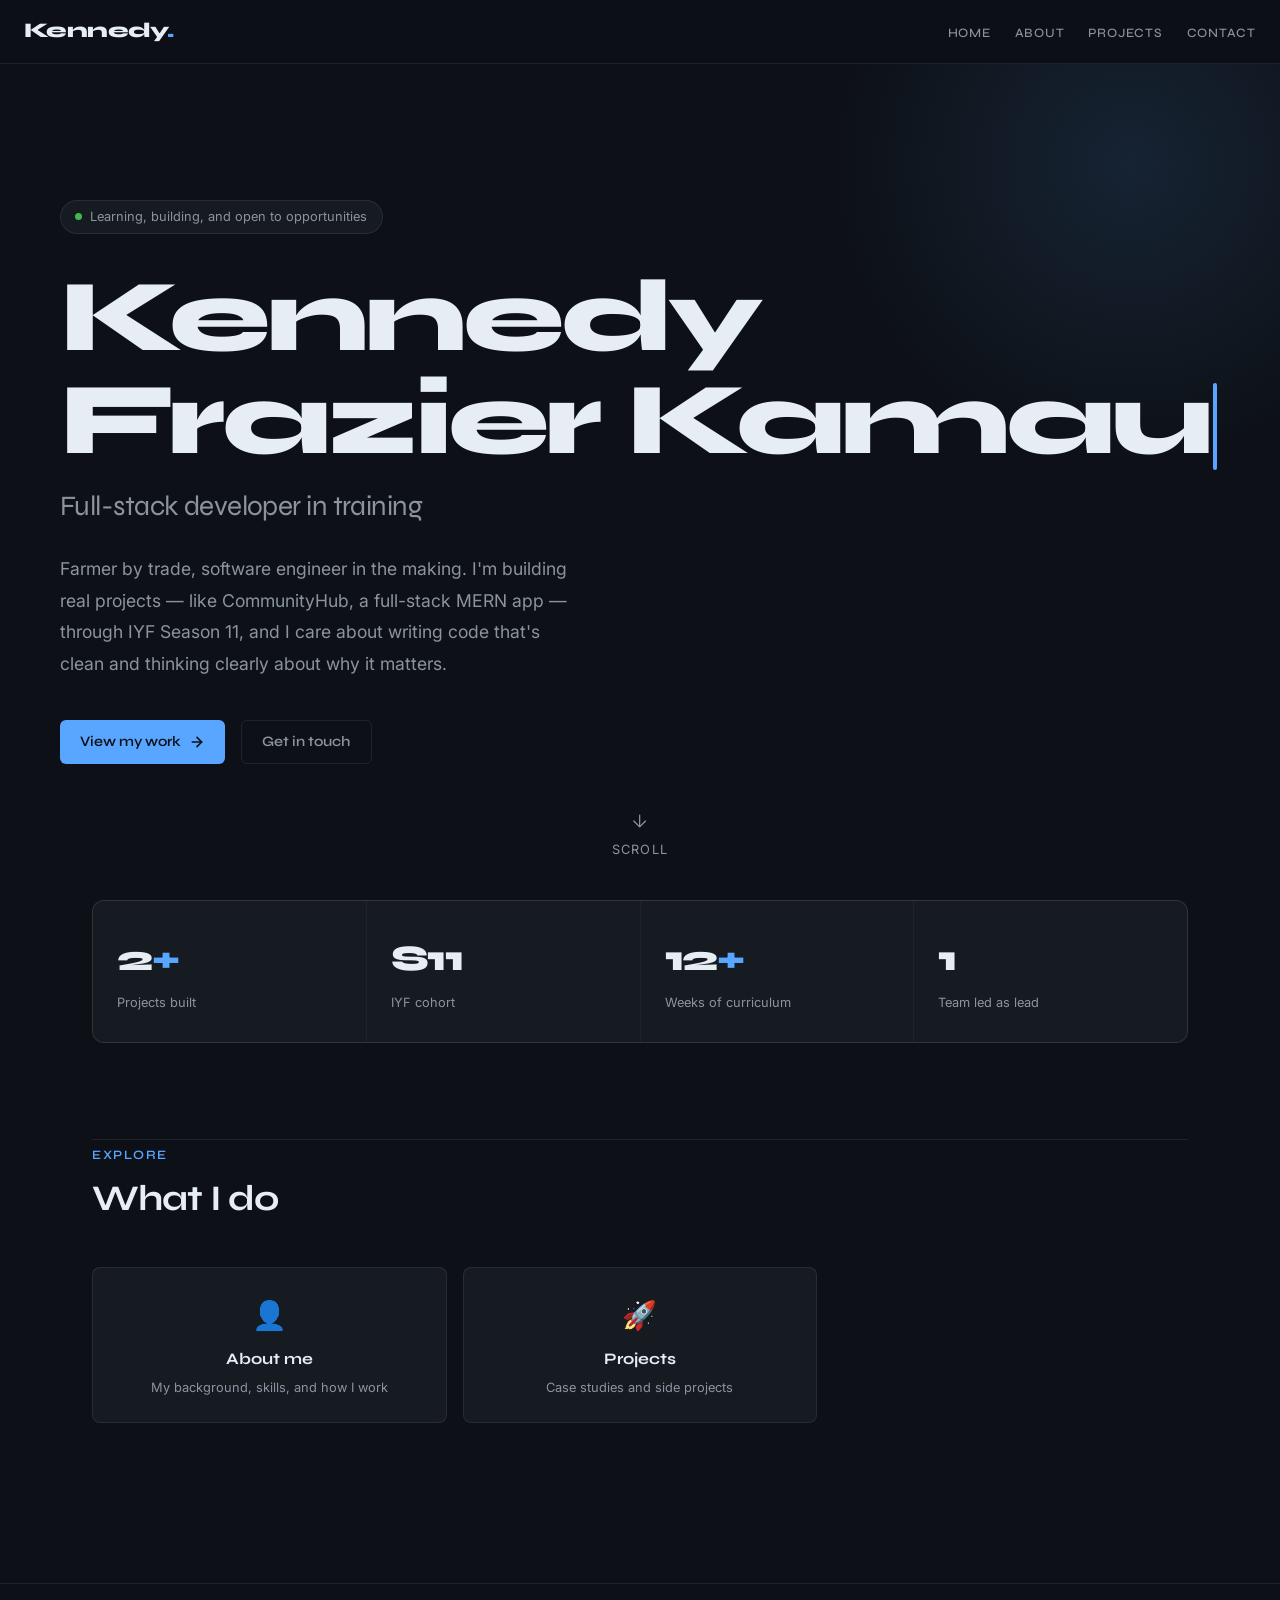
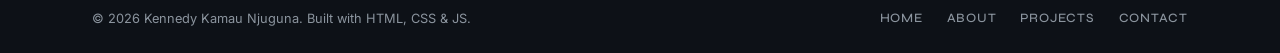
<file: index.html>
<!DOCTYPE html>
<html lang="en">
<head>
  <meta charset="UTF-8" />
  <meta name="viewport" content="width=device-width, initial-scale=1.0" />
  <title>Kennedy Frazier Kamau — Full-stack Developer in Training</title>
  <link rel="stylesheet" href="styles.css" />
</head>
<body>

  <!-- Navigation -->
  <nav class="nav" aria-label="Main navigation">
    <a href="index.html" class="nav-logo">Kennedy<span>.</span></a>
    <ul class="nav-links" id="nav-links" role="list">
      <li><a href="index.html">Home</a></li>
      <li><a href="index_about.html">About</a></li>
      <li><a href="index_projects.html">Projects</a></li>
      <li><a href="index_contact.html">Contact</a></li>
    </ul>
    <button class="nav-burger" aria-label="Toggle menu" aria-expanded="false" aria-controls="nav-links">
      <span></span><span></span><span></span>
    </button>
  </nav>

  <div class="page">

    <!-- Hero -->
    <section class="hero">
      <div class="container hero-inner">
        <div class="hero-status">
          <span class="dot"></span>
          Learning, building, and open to opportunities
        </div>
        <h1 class="hero-name">Kennedy Frazier Kamau<span class="cursor"></span></h1>
        <p class="hero-tagline">Full-stack developer in training</p>
        <p class="hero-intro">
          Farmer by trade, software engineer in the making. I'm building
          real projects — like CommunityHub, a full-stack MERN app — through
          IYF Season 11, and I care about writing code that's clean and
          thinking clearly about why it matters.
        </p>
        <div class="hero-cta">
          <a href="index_projects.html" class="btn btn-primary">
            View my work
            <svg width="16" height="16" viewBox="0 0 24 24" fill="none" stroke="currentColor" stroke-width="2.5" stroke-linecap="round" stroke-linejoin="round" aria-hidden="true"><path d="M5 12h14"/><path d="m12 5 7 7-7 7"/></svg>
          </a>
          <a href="index_contact.html" class="btn btn-outline">Get in touch</a>
        </div>
      </div>
      <div class="hero-scroll" aria-hidden="true">
        <svg viewBox="0 0 24 24" fill="none" stroke-width="1.5" stroke-linecap="round" stroke-linejoin="round">
          <path d="M12 5v14M5 12l7 7 7-7"/>
        </svg>
        Scroll
      </div>
    </section>

    <div class="container">

      <!-- Stats -->
      <div class="stats" role="list">
        <div class="stat reveal" role="listitem">
          <div class="stat-num">2<span>+</span></div>
          <div class="stat-label">Projects built</div>
        </div>
        <div class="stat reveal" role="listitem">
          <div class="stat-num">S11</div>
          <div class="stat-label">IYF cohort</div>
        </div>
        <div class="stat reveal" role="listitem">
          <div class="stat-num">12<span>+</span></div>
          <div class="stat-label">Weeks of curriculum</div>
        </div>
        <div class="stat reveal" role="listitem">
          <div class="stat-num">1</div>
          <div class="stat-label">Team led as lead</div>
        </div>
      </div>

      <hr class="divider" />

      <!-- Quick Links -->
      <section class="section" style="padding-top:0; padding-bottom:6rem" aria-labelledby="explore-heading">
        <p class="eyebrow">Explore</p>
        <h2 class="section-title" id="explore-heading">What I do</h2>
        <div class="quick-links">
          <a href="index_about.html" class="ql-card reveal">
            <div class="ql-icon" aria-hidden="true">👤</div>
            <div class="ql-title">About me</div>
            <div class="ql-desc">My background, skills, and how I work</div>
          </a>
          <a href="index_projects.html" class="ql-card reveal">
            <div class="ql-icon" aria-hidden="true">🚀</div>
            <div class="ql-title">Projects</div>
            <div class="ql-desc">Case studies and side projects</div>
          </a>
          <a href="index_contact.html" class="ql-card reveal">
            <div class="ql-icon" aria-hidden="true">✉️</div>
            <div class="ql-title">Contact</div>
            <div class="ql-desc">Let's work together</div>
          </a>
        </div>
      </section>
    </div>

    <footer>
      <div class="container">
        <div class="footer">
          <p class="footer-copy">© 2026 Kennedy Kamau Njuguna. Built with HTML, CSS &amp; JS.</p>
          <nav class="footer-links" aria-label="Footer navigation">
            <a href="index.html">Home</a>
            <a href="index_about.html">About</a>
            <a href="index_projects.html">Projects</a>
            <a href="index_contact.html">Contact</a>
          </nav>
        </div>
      </div>
    </footer>
  </div>

  <script src="nav.js"></script>
</body>
</html>
</file>
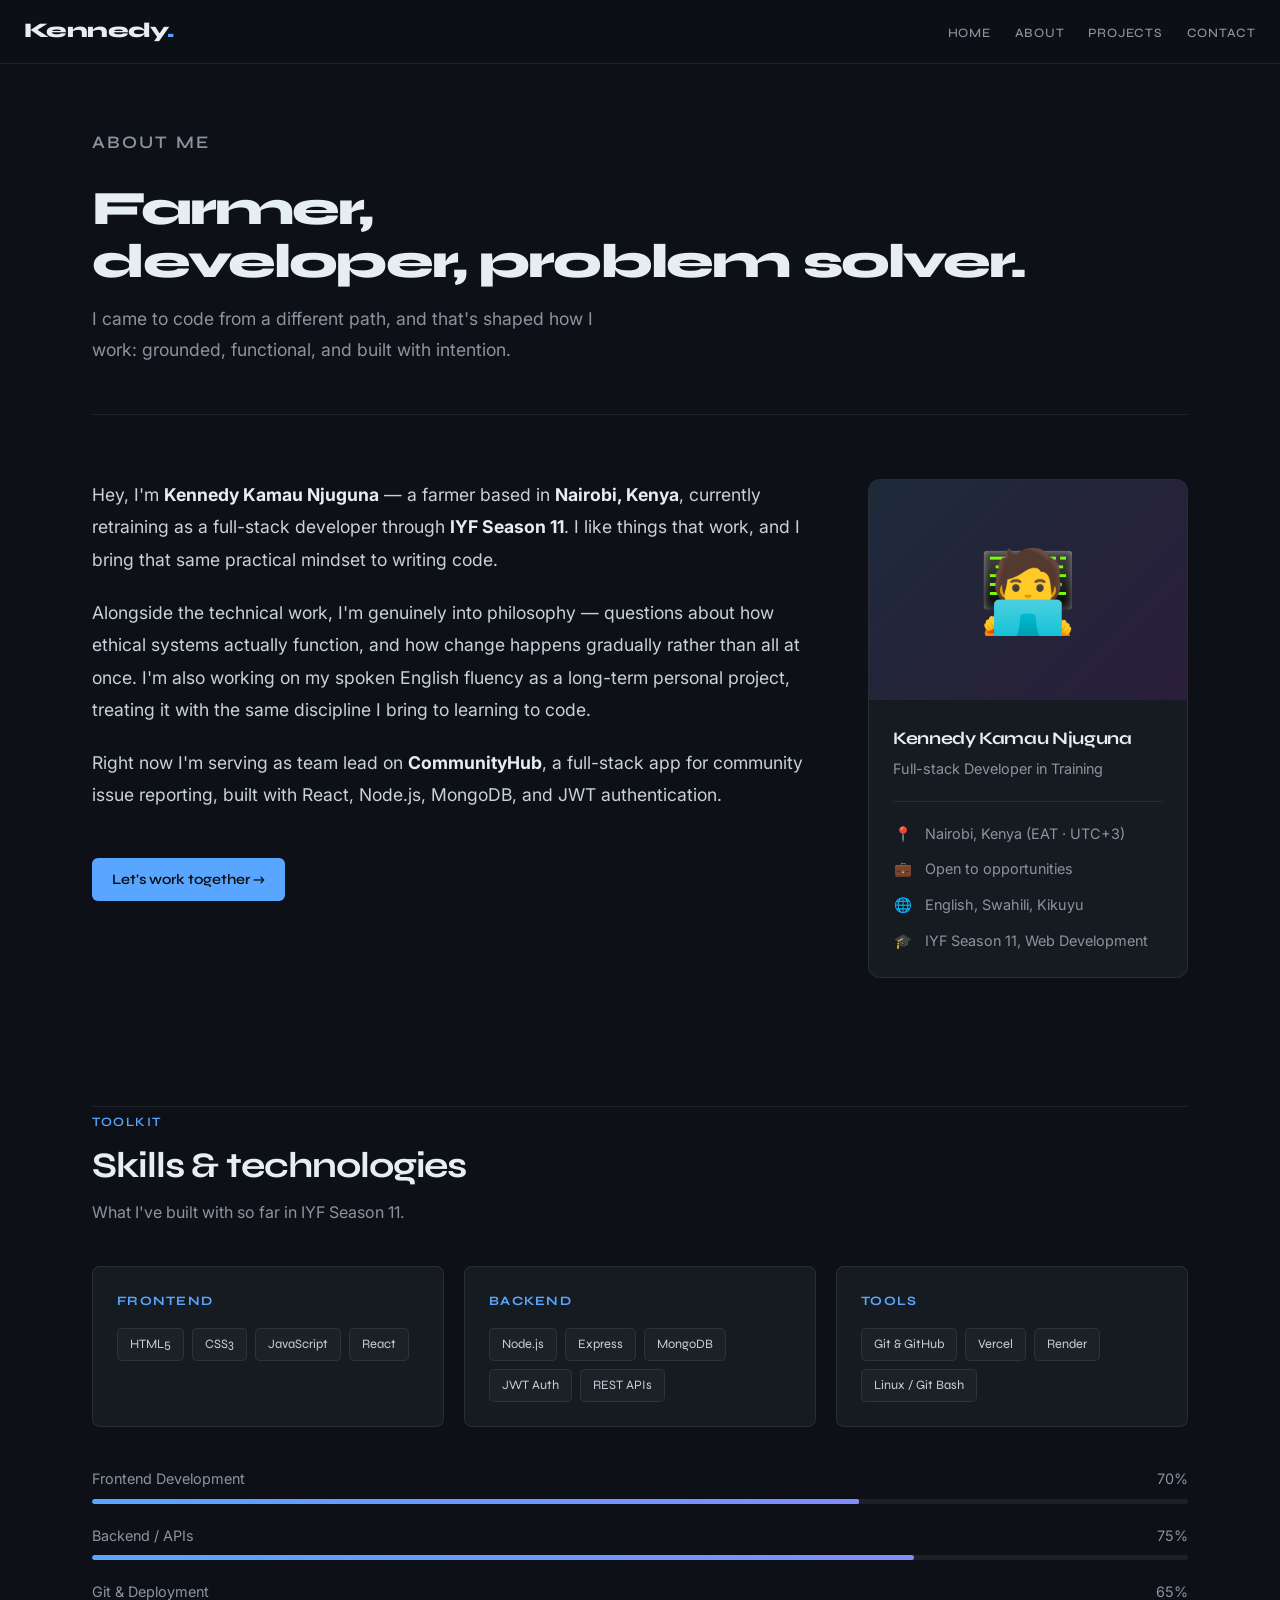
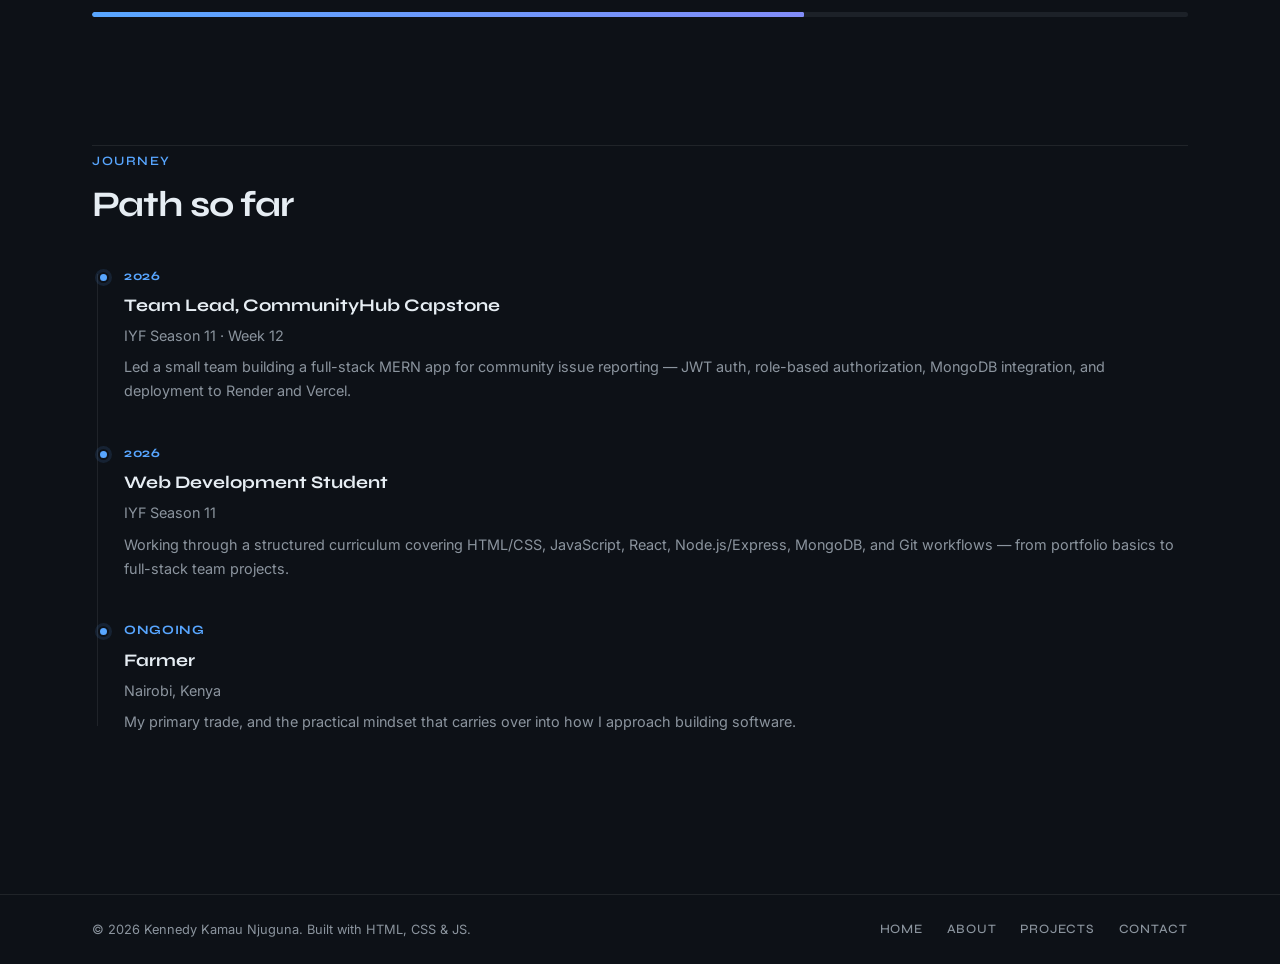
<file: index_about.html>
<!DOCTYPE html>
<html lang="en">
<head>
  <meta charset="UTF-8" />
  <meta name="viewport" content="width=device-width, initial-scale=1.0" />
  <title>About — Kennedy Kamau Njuguna</title>
  <link rel="stylesheet" href="styles.css" />
</head>
<body>

  <nav class="nav" aria-label="Main navigation">
    <a href="index.html" class="nav-logo">Kennedy<span>.</span></a>
    <ul class="nav-links" id="nav-links" role="list">
      <li><a href="index.html">Home</a></li>
      <li><a href="index_about.html">About</a></li>
      <li><a href="index_projects.html">Projects</a></li>
      <li><a href="index_contact.html">Contact</a></li>
    </ul>
    <button class="nav-burger" aria-label="Toggle menu" aria-expanded="false" aria-controls="nav-links">
      <span></span><span></span><span></span>
    </button>
  </nav>

  <div class="page">
    <div class="container">

      <!-- Page Hero -->
      <div class="page-hero">
        <p class="eyebrow">About me</p>
        <h1>Farmer,<br>developer, problem solver.</h1>
        <p>I came to code from a different path, and that's shaped how I work: grounded, functional, and built with intention.</p>
      </div>

      <!-- About + Profile -->
      <div class="about-grid section" style="padding-top:0">
        <div class="about-text reveal">
          <p>
            Hey, I'm <strong>Kennedy Kamau Njuguna</strong> — a farmer based in
            <strong>Nairobi, Kenya</strong>, currently retraining as a full-stack
            developer through <strong>IYF Season 11</strong>. I like things that
            work, and I bring that same practical mindset to writing code.
          </p>
          <p>
            Alongside the technical work, I'm genuinely into philosophy —
            questions about how ethical systems actually function, and how
            change happens gradually rather than all at once. I'm also working
            on my spoken English fluency as a long-term personal project,
            treating it with the same discipline I bring to learning to code.
          </p>
          <p>
            Right now I'm serving as team lead on <strong>CommunityHub</strong>,
            a full-stack app for community issue reporting, built with React,
            Node.js, MongoDB, and JWT authentication.
          </p>
          <br />
          <a href="index_contact.html" class="btn btn-primary">Let's work together →</a>
        </div>

        <!-- Profile card -->
        <aside class="reveal">
          <div class="profile-card">
            <div class="profile-img" aria-hidden="true">🧑‍💻</div>
            <div class="profile-info">
              <div class="profile-name">Kennedy Kamau Njuguna</div>
              <div class="profile-role">Full-stack Developer in Training</div>
              <div class="profile-meta">
                <div class="pm-row"><span>📍</span><span>Nairobi, Kenya (EAT · UTC+3)</span></div>
                <div class="pm-row"><span>💼</span><span>Open to opportunities</span></div>
                <div class="pm-row"><span>🌐</span><span>English, Swahili, Kikuyu</span></div>
                <div class="pm-row"><span>🎓</span><span>IYF Season 11, Web Development</span></div>
              </div>
            </div>
          </div>
        </aside>
      </div>

      <hr class="divider" />

      <!-- Skills -->
      <section class="section" style="padding-top:0" aria-labelledby="skills-heading">
        <p class="eyebrow">Toolkit</p>
        <h2 class="section-title" id="skills-heading">Skills &amp; technologies</h2>
        <p class="section-sub">What I've built with so far in IYF Season 11.</p>

        <div class="skills-grid">
          <div class="skill-group reveal">
            <div class="sg-title">Frontend</div>
            <div class="sg-skills">
              <span class="skill-pill">HTML5</span>
              <span class="skill-pill">CSS3</span>
              <span class="skill-pill">JavaScript</span>
              <span class="skill-pill">React</span>
            </div>
          </div>
          <div class="skill-group reveal">
            <div class="sg-title">Backend</div>
            <div class="sg-skills">
              <span class="skill-pill">Node.js</span>
              <span class="skill-pill">Express</span>
              <span class="skill-pill">MongoDB</span>
              <span class="skill-pill">JWT Auth</span>
              <span class="skill-pill">REST APIs</span>
            </div>
          </div>
          <div class="skill-group reveal">
            <div class="sg-title">Tools</div>
            <div class="sg-skills">
              <span class="skill-pill">Git &amp; GitHub</span>
              <span class="skill-pill">Vercel</span>
              <span class="skill-pill">Render</span>
              <span class="skill-pill">Linux / Git Bash</span>
            </div>
          </div>
        </div>

        <!-- Skill proficiency bars -->
        <div class="skill-bars" id="skillBars">
          <div class="sb-row">
            <div class="sb-meta"><span>Frontend Development</span><span>70%</span></div>
            <div class="sb-track"><div class="sb-fill" style="--w:0.70"></div></div>
          </div>
          <div class="sb-row">
            <div class="sb-meta"><span>Backend / APIs</span><span>75%</span></div>
            <div class="sb-track"><div class="sb-fill" style="--w:0.75"></div></div>
          </div>
          <div class="sb-row">
            <div class="sb-meta"><span>Git &amp; Deployment</span><span>65%</span></div>
            <div class="sb-track"><div class="sb-fill" style="--w:0.65"></div></div>
          </div>
        </div>
      </section>

      <hr class="divider" />

      <!-- Timeline -->
      <section class="section" style="padding-top:0; padding-bottom:6rem" aria-labelledby="journey-heading">
        <p class="eyebrow">Journey</p>
        <h2 class="section-title" id="journey-heading">Path so far</h2>

        <div class="timeline">
          <div class="tl-item reveal">
            <div class="tl-dot" aria-hidden="true"></div>
            <div class="tl-date">2026</div>
            <div class="tl-title">Team Lead, CommunityHub Capstone</div>
            <div class="tl-org">IYF Season 11 · Week 12</div>
            <div class="tl-desc">Led a small team building a full-stack MERN app for community issue reporting — JWT auth, role-based authorization, MongoDB integration, and deployment to Render and Vercel.</div>
          </div>
          <div class="tl-item reveal">
            <div class="tl-dot" aria-hidden="true"></div>
            <div class="tl-date">2026</div>
            <div class="tl-title">Web Development Student</div>
            <div class="tl-org">IYF Season 11</div>
            <div class="tl-desc">Working through a structured curriculum covering HTML/CSS, JavaScript, React, Node.js/Express, MongoDB, and Git workflows — from portfolio basics to full-stack team projects.</div>
          </div>
          <div class="tl-item reveal">
            <div class="tl-dot" aria-hidden="true"></div>
            <div class="tl-date">Ongoing</div>
            <div class="tl-title">Farmer</div>
            <div class="tl-org">Nairobi, Kenya</div>
            <div class="tl-desc">My primary trade, and the practical mindset that carries over into how I approach building software.</div>
          </div>
        </div>
      </section>
    </div>

    <footer>
      <div class="container">
        <div class="footer">
          <p class="footer-copy">© 2026 Kennedy Kamau Njuguna. Built with HTML, CSS &amp; JS.</p>
          <nav class="footer-links" aria-label="Footer navigation">
            <a href="index.html">Home</a>
            <a href="index_about.html">About</a>
            <a href="index_projects.html">Projects</a>
            <a href="index_contact.html">Contact</a>
          </nav>
        </div>
      </div>
    </footer>
  </div>

  <script src="nav.js"></script>
  <script>
    // Animate skill bars
    const observer = new IntersectionObserver(entries => {
      entries.forEach(e => {
        if (e.isIntersecting) {
          e.target.querySelectorAll('.sb-fill').forEach((fill, i) => {
            setTimeout(() => fill.classList.add('animate'), i * 120);
          });
          observer.unobserve(e.target);
        }
      });
    }, { threshold: 0.3 });
    const bars = document.getElementById('skillBars');
    if (bars) observer.observe(bars);
  </script>
</body>
</html>
</file>
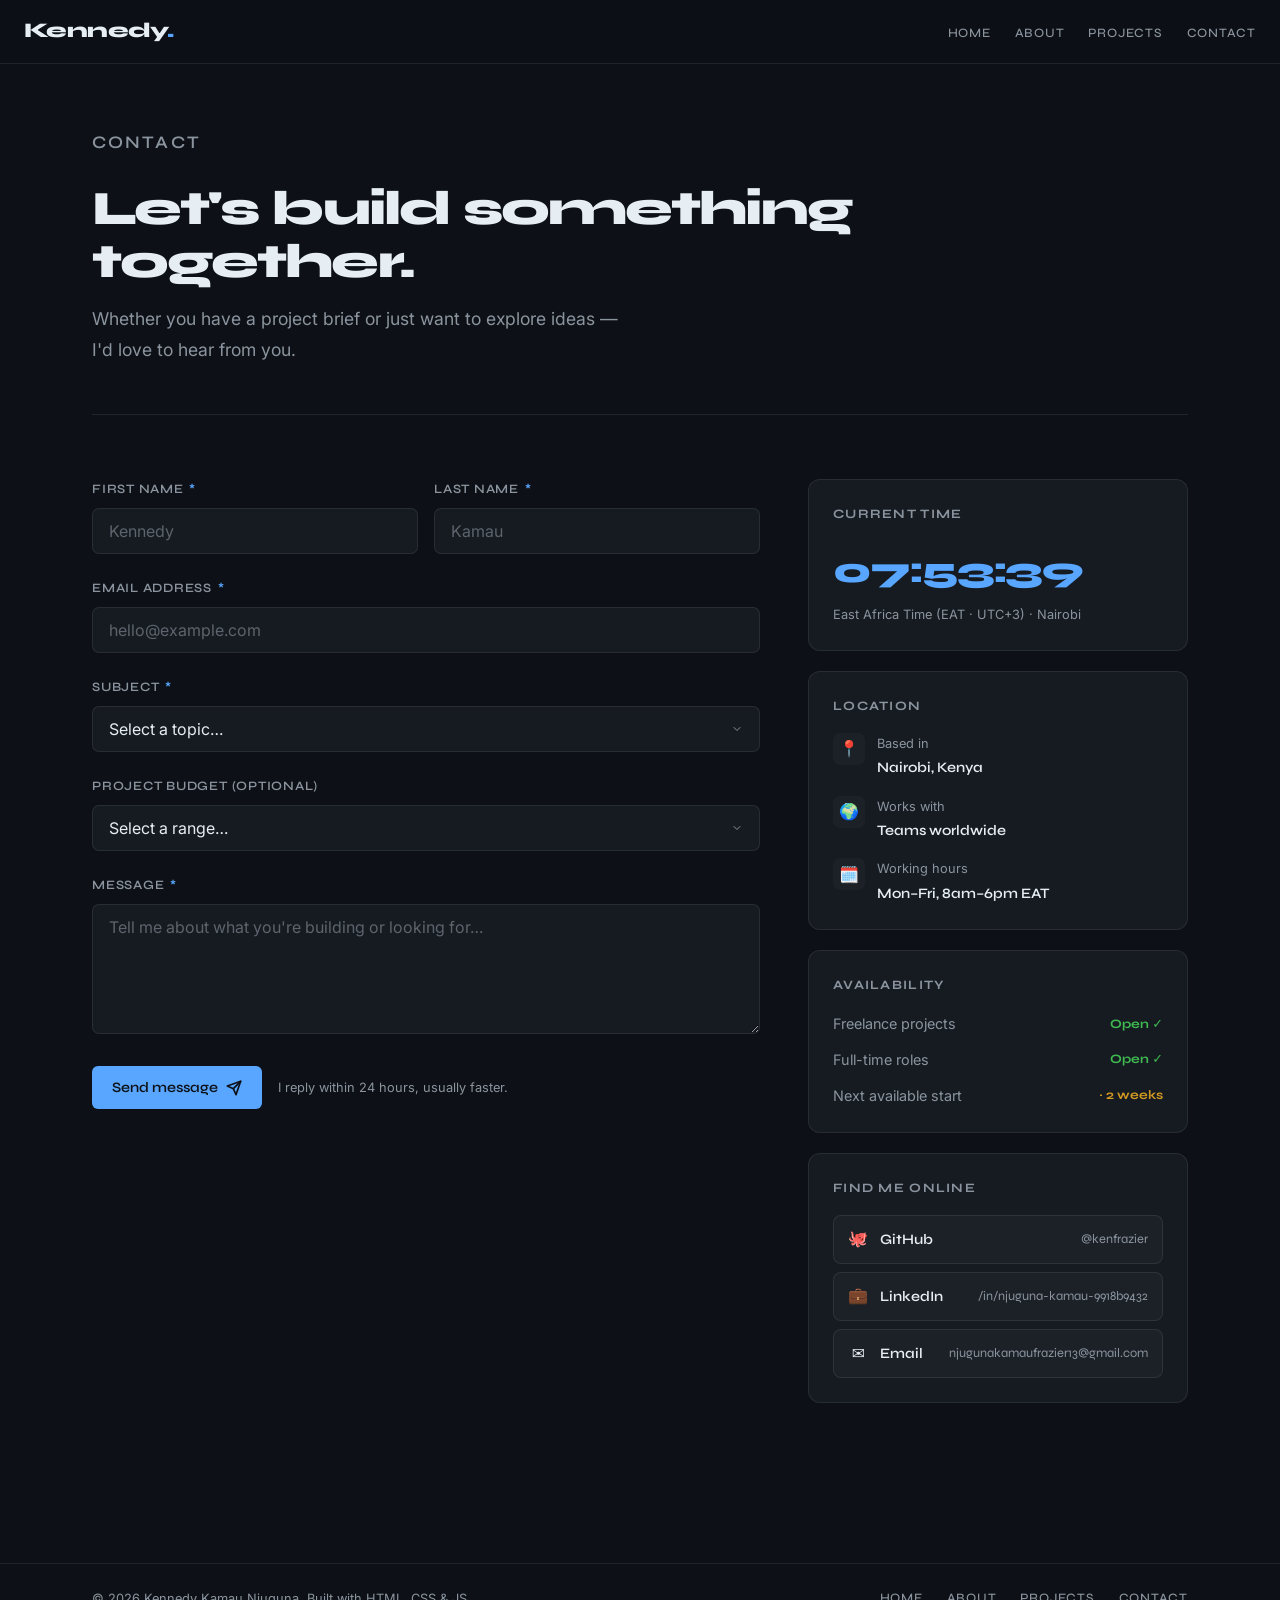
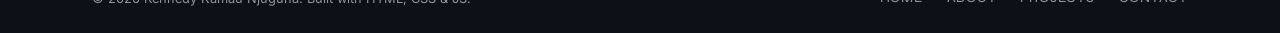
<file: index_contact.html>
<!DOCTYPE html>
<html lang="en">
<head>
  <meta charset="UTF-8" />
  <meta name="viewport" content="width=device-width, initial-scale=1.0" />
  <title>Contact — Kennedy Kamau Njuguna</title>
  <link rel="stylesheet" href="styles.css" />
</head>
<body>

  <nav class="nav" aria-label="Main navigation">
    <a href="index.html" class="nav-logo">Kennedy<span>.</span></a>
    <ul class="nav-links" id="nav-links" role="list">
      <li><a href="index.html">Home</a></li>
      <li><a href="index_about.html">About</a></li>
      <li><a href="index_projects.html">Projects</a></li>
      <li><a href="index_contact.html">Contact</a></li>
    </ul>
    <button class="nav-burger" aria-label="Toggle menu" aria-expanded="false" aria-controls="nav-links">
      <span></span><span></span><span></span>
    </button>
  </nav>

  <div class="page">
    <div class="container">

      <div class="page-hero">
        <p class="eyebrow">Contact</p>
        <h1>Let's build something<br>together.</h1>
        <p>Whether you have a project brief or just want to explore ideas — I'd love to hear from you.</p>
      </div>

      <div class="contact-grid section" style="padding-top:0; padding-bottom:6rem">

        <!-- Form -->
        <div>
          <div id="contactForm">
            <div class="form-row">
              <div class="form-group">
                <label for="fname">First name <span class="req" aria-hidden="true">*</span></label>
                <input type="text" id="fname" name="fname" placeholder="Kennedy" autocomplete="given-name" required aria-required="true" />
              </div>
              <div class="form-group">
                <label for="lname">Last name <span class="req" aria-hidden="true">*</span></label>
                <input type="text" id="lname" name="lname" placeholder="Kamau" autocomplete="family-name" required aria-required="true" />
              </div>
            </div>

            <div class="form-group">
              <label for="email">Email address <span class="req" aria-hidden="true">*</span></label>
              <input type="email" id="email" name="email" placeholder="hello@example.com" autocomplete="email" required aria-required="true" />
            </div>

            <div class="form-group">
              <label for="subject">Subject <span class="req" aria-hidden="true">*</span></label>
              <select id="subject" name="subject" required aria-required="true">
                <option value="" disabled selected>Select a topic…</option>
                <option value="freelance">Freelance project</option>
                <option value="fulltime">Full-time role</option>
                <option value="collab">Open-source collaboration</option>
                <option value="mentorship">Mentorship / speaking</option>
                <option value="other">Something else</option>
              </select>
            </div>

            <div class="form-group">
              <label for="budget">Project budget (optional)</label>
              <select id="budget" name="budget">
                <option value="" disabled selected>Select a range…</option>
                <option value="lt500">Under $500</option>
                <option value="500-2k">$500 – $2,000</option>
                <option value="2k-5k">$2,000 – $5,000</option>
                <option value="5k+">$5,000+</option>
                <option value="na">Not applicable</option>
              </select>
            </div>

            <div class="form-group">
              <label for="message">Message <span class="req" aria-hidden="true">*</span></label>
              <textarea id="message" name="message" placeholder="Tell me about what you're building or looking for…" required aria-required="true"></textarea>
            </div>

            <div class="submit-row">
              <button type="button" class="btn btn-primary" id="submitBtn" onclick="handleSubmit()">
                Send message
                <svg width="16" height="16" viewBox="0 0 24 24" fill="none" stroke="currentColor" stroke-width="2.5" stroke-linecap="round" stroke-linejoin="round" aria-hidden="true"><path d="m22 2-7 20-4-9-9-4Z"/><path d="M22 2 11 13"/></svg>
              </button>
              <p>I reply within 24 hours, usually faster.</p>
            </div>
          </div>

          <!-- Success message -->
          <div class="form-success" id="formSuccess" role="alert" aria-live="polite">
            <div class="tick" aria-hidden="true">🎉</div>
            <h3>Message sent!</h3>
            <p>Thanks for reaching out. I'll get back to you within 24 hours.</p>
          </div>
        </div>

        <!-- Sidebar -->
        <aside class="contact-sidebar">

          <!-- Live clock -->
          <div class="info-card reveal">
            <h3>Current time</h3>
            <div id="live-clock" aria-live="off">--:--:--</div>
            <div class="clock-zone">East Africa Time (EAT · UTC+3) · Nairobi</div>
          </div>

          <!-- Location -->
          <div class="info-card reveal">
            <h3>Location</h3>
            <div class="loc-row">
              <div class="loc-icon" aria-hidden="true">📍</div>
              <div>
                <div class="loc-label">Based in</div>
                <div class="loc-value">Nairobi, Kenya</div>
              </div>
            </div>
            <div class="loc-row">
              <div class="loc-icon" aria-hidden="true">🌍</div>
              <div>
                <div class="loc-label">Works with</div>
                <div class="loc-value">Teams worldwide</div>
              </div>
            </div>
            <div class="loc-row">
              <div class="loc-icon" aria-hidden="true">🗓️</div>
              <div>
                <div class="loc-label">Working hours</div>
                <div class="loc-value">Mon–Fri, 8am–6pm EAT</div>
              </div>
            </div>
          </div>

          <!-- Availability -->
          <div class="info-card reveal">
            <h3>Availability</h3>
            <div class="avail-row">
              <span class="avail-label">Freelance projects</span>
              <span class="avail-val">Open ✓</span>
            </div>
            <div class="avail-row">
              <span class="avail-label">Full-time roles</span>
              <span class="avail-val">Open ✓</span>
            </div>
            <div class="avail-row">
              <span class="avail-label">Next available start</span>
              <span class="avail-val limited">~ 2 weeks</span>
            </div>
          </div>

          <!-- Social links -->
          <div class="info-card reveal">
            <h3>Find me online</h3>
            <div class="social-links">
              <a href="https://github.com/kenfrazier" target="_blank" rel="noopener" class="social-link">
                <span class="sl-icon" aria-hidden="true">🐙</span>
                GitHub
                <span class="sl-handle">@kenfrazier</span>
              </a>
              <a href="https://www.linkedin.com/in/njuguna-kamau-9918b9432" target="_blank" rel="noopener" class="social-link">
                <span class="sl-icon" aria-hidden="true">💼</span>
                LinkedIn
                <span class="sl-handle">/in/njuguna-kamau-9918b9432</span>
              </a>
              <a href="mailto:njugunakamaufrazier13@gmail.com" class="social-link">
                <span class="sl-icon" aria-hidden="true">✉️</span>
                Email
                <span class="sl-handle">njugunakamaufrazier13@gmail.com</span>
              </a>
            </div>
          </div>

        </aside>
      </div>
    </div>

    <footer>
      <div class="container">
        <div class="footer">
          <p class="footer-copy">© 2026 Kennedy Kamau Njuguna. Built with HTML, CSS &amp; JS.</p>
          <nav class="footer-links" aria-label="Footer navigation">
            <a href="index.html">Home</a>
            <a href="index_about.html">About</a>
            <a href="index_projects.html">Projects</a>
            <a href="index_contact.html">Contact</a>
          </nav>
        </div>
      </div>
    </footer>
  </div>

  <script src="nav.js"></script>
  <script>
    // Live clock — EAT (UTC+3)
    function updateClock() {
      const now = new Date();
      const eat = new Date(now.toLocaleString('en-US', { timeZone: 'Africa/Nairobi' }));
      const pad = n => String(n).padStart(2, '0');
      document.getElementById('live-clock').textContent =
        `${pad(eat.getHours())}:${pad(eat.getMinutes())}:${pad(eat.getSeconds())}`;
    }
    updateClock();
    setInterval(updateClock, 1000);

    // Form submit (demo)
    function handleSubmit() {
      const fname   = document.getElementById('fname').value.trim();
      const email   = document.getElementById('email').value.trim();
      const subject = document.getElementById('subject').value;
      const message = document.getElementById('message').value.trim();

      if (!fname || !email || !subject || !message) {
        alert('Please fill in all required fields.');
        return;
      }
      if (!/^[^\s@]+@[^\s@]+\.[^\s@]+$/.test(email)) {
        alert('Please enter a valid email address.');
        return;
      }
      document.getElementById('contactForm').style.display = 'none';
      document.getElementById('formSuccess').classList.add('visible');
    }
  </script>
</body>
</html>
</file>
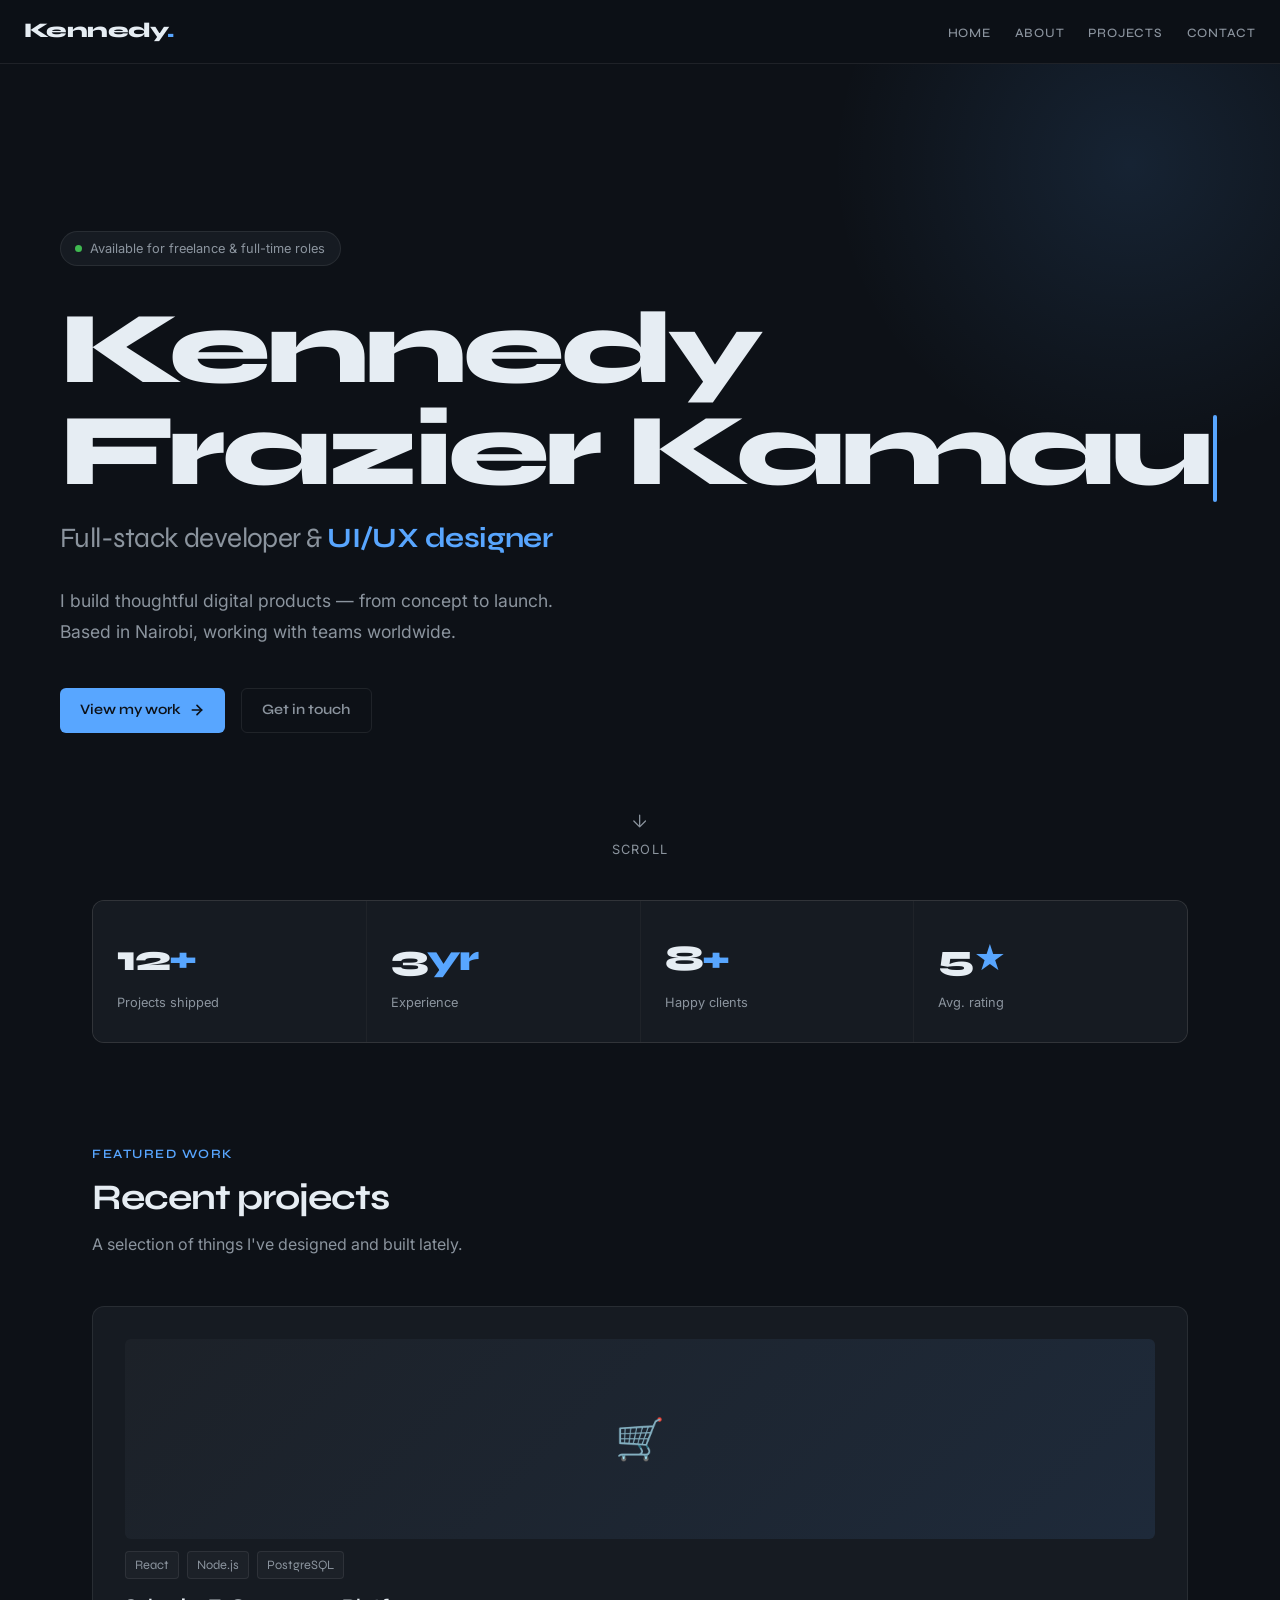
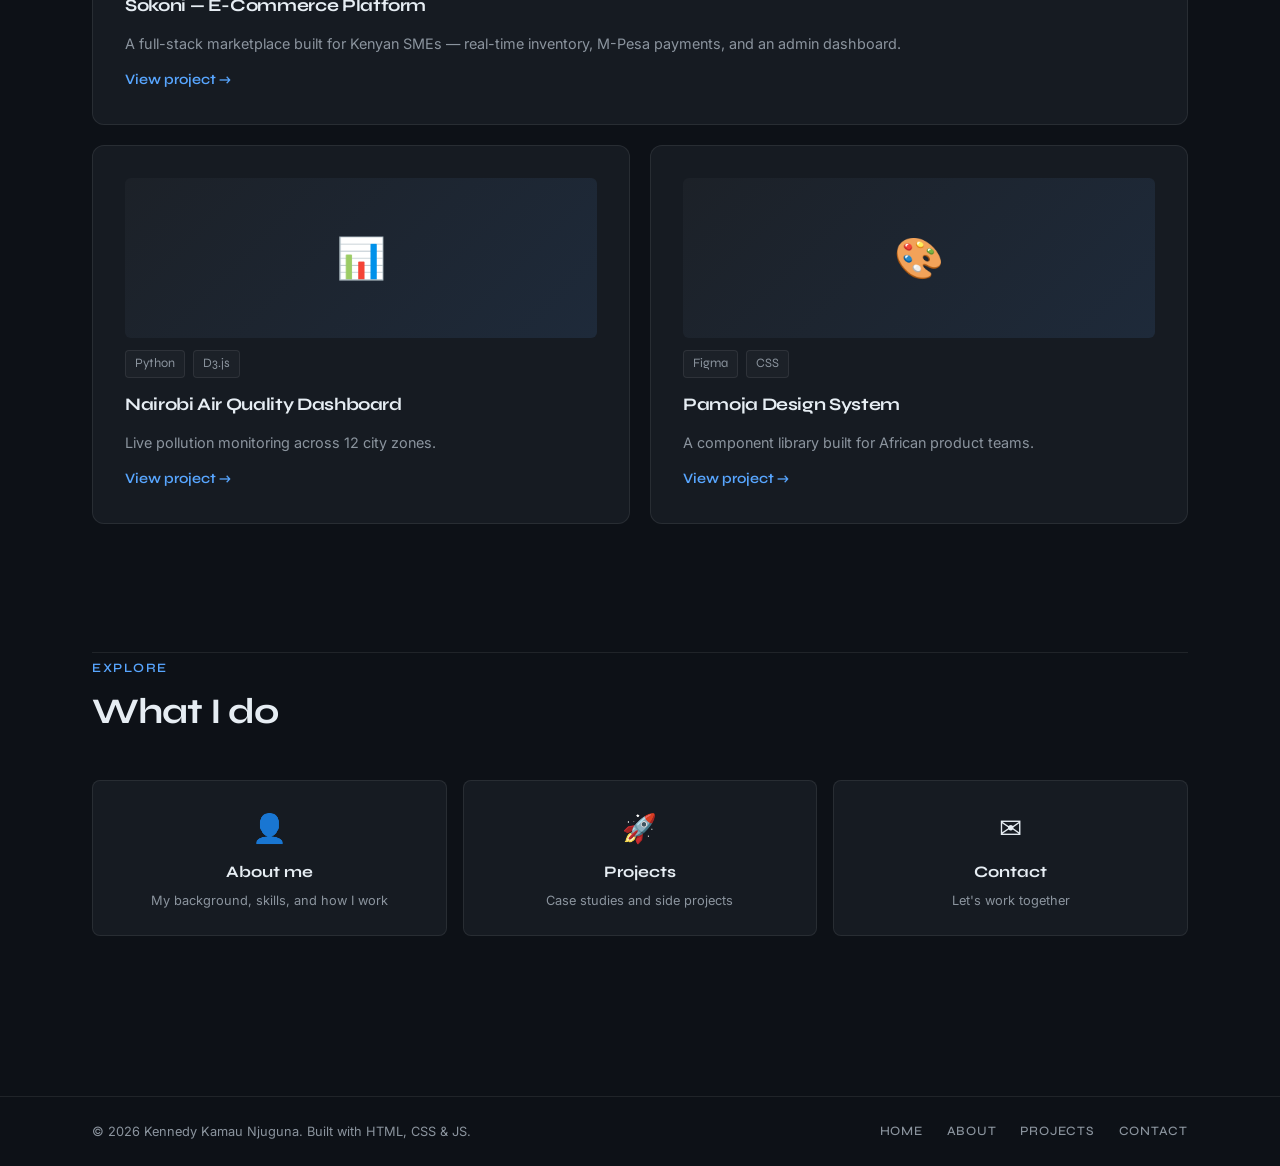
<file: index_home.html>
<!DOCTYPE html>
<html lang="en">
<head>
  <meta charset="UTF-8" />
  <meta name="viewport" content="width=device-width, initial-scale=1.0" />
  <title>Kennedy Frazier Kamau — Developer &amp; Designer</title>
  <link rel="stylesheet" href="styles.css" />
</head>
<body>

  <!-- Navigation -->
  <nav class="nav" aria-label="Main navigation">
    <a href="index_home.html" class="nav-logo">Kennedy<span>.</span></a>
    <ul class="nav-links" id="nav-links" role="list">
      <li><a href="index_home.html">Home</a></li>
      <li><a href="index_about.html">About</a></li>
      <li><a href="index_projects.html">Projects</a></li>
      <li><a href="index_contact.html">Contact</a></li>
    </ul>
    <button class="nav-burger" aria-label="Toggle menu" aria-expanded="false" aria-controls="nav-links">
      <span></span><span></span><span></span>
    </button>
  </nav>

  <div class="page">

    <!-- Hero -->
    <section class="hero">
      <div class="container hero-inner">
        <div class="hero-status">
          <span class="dot"></span>
          Available for freelance &amp; full-time roles
        </div>
        <h1 class="hero-name">Kennedy Frazier Kamau<span class="cursor"></span></h1>
        <p class="hero-tagline">Full-stack developer &amp; <strong>UI/UX designer</strong></p>
        <p class="hero-intro">
          I build thoughtful digital products — from concept to launch.
          Based in Nairobi, working with teams worldwide.
        </p>
        <div class="hero-cta">
          <a href="index_projects.html" class="btn btn-primary">
            View my work
            <svg width="16" height="16" viewBox="0 0 24 24" fill="none" stroke="currentColor" stroke-width="2.5" stroke-linecap="round" stroke-linejoin="round" aria-hidden="true"><path d="M5 12h14"/><path d="m12 5 7 7-7 7"/></svg>
          </a>
          <a href="index_contact.html" class="btn btn-outline">Get in touch</a>
        </div>
      </div>
      <div class="hero-scroll" aria-hidden="true">
        <svg viewBox="0 0 24 24" fill="none" stroke-width="1.5" stroke-linecap="round" stroke-linejoin="round">
          <path d="M12 5v14M5 12l7 7 7-7"/>
        </svg>
        Scroll
      </div>
    </section>

    <div class="container">

      <!-- Stats -->
      <div class="stats" role="list">
        <div class="stat reveal" role="listitem">
          <div class="stat-num">12<span>+</span></div>
          <div class="stat-label">Projects shipped</div>
        </div>
        <div class="stat reveal" role="listitem">
          <div class="stat-num">3<span>yr</span></div>
          <div class="stat-label">Experience</div>
        </div>
        <div class="stat reveal" role="listitem">
          <div class="stat-num">8<span>+</span></div>
          <div class="stat-label">Happy clients</div>
        </div>
        <div class="stat reveal" role="listitem">
          <div class="stat-num">5<span>★</span></div>
          <div class="stat-label">Avg. rating</div>
        </div>
      </div>

      <!-- Featured Work -->
      <section class="section" style="padding-top:0" aria-labelledby="work-heading">
        <p class="eyebrow">Featured work</p>
        <h2 class="section-title" id="work-heading">Recent projects</h2>
        <p class="section-sub">A selection of things I've designed and built lately.</p>

        <div class="featured-grid">
          <a class="featured-card wide reveal" href="index_projects.html" aria-label="Sokoni E-Commerce Platform project">
            <div class="fc-img-placeholder" aria-hidden="true">🛒</div>
            <div class="fc-tags">
              <span class="tag">React</span>
              <span class="tag">Node.js</span>
              <span class="tag">PostgreSQL</span>
            </div>
            <div class="fc-title">Sokoni — E-Commerce Platform</div>
            <div class="fc-desc">A full-stack marketplace built for Kenyan SMEs — real-time inventory, M-Pesa payments, and an admin dashboard.</div>
            <div class="fc-arrow">View project →</div>
          </a>
          <a class="featured-card reveal" href="index_projects.html" aria-label="Nairobi Air Quality Dashboard project">
            <div class="fc-img-placeholder" aria-hidden="true">📊</div>
            <div class="fc-tags">
              <span class="tag">Python</span>
              <span class="tag">D3.js</span>
            </div>
            <div class="fc-title">Nairobi Air Quality Dashboard</div>
            <div class="fc-desc">Live pollution monitoring across 12 city zones.</div>
            <div class="fc-arrow">View project →</div>
          </a>
          <a class="featured-card reveal" href="index_projects.html" aria-label="Pamoja Design System project">
            <div class="fc-img-placeholder" aria-hidden="true">🎨</div>
            <div class="fc-tags">
              <span class="tag">Figma</span>
              <span class="tag">CSS</span>
            </div>
            <div class="fc-title">Pamoja Design System</div>
            <div class="fc-desc">A component library built for African product teams.</div>
            <div class="fc-arrow">View project →</div>
          </a>
        </div>
      </section>

      <hr class="divider" />

      <!-- Quick Links -->
      <section class="section" style="padding-top:0; padding-bottom:6rem" aria-labelledby="explore-heading">
        <p class="eyebrow">Explore</p>
        <h2 class="section-title" id="explore-heading">What I do</h2>
        <div class="quick-links">
          <a href="index_about.html" class="ql-card reveal">
            <div class="ql-icon" aria-hidden="true">👤</div>
            <div class="ql-title">About me</div>
            <div class="ql-desc">My background, skills, and how I work</div>
          </a>
          <a href="index_projects.html" class="ql-card reveal">
            <div class="ql-icon" aria-hidden="true">🚀</div>
            <div class="ql-title">Projects</div>
            <div class="ql-desc">Case studies and side projects</div>
          </a>
          <a href="index_contact.html" class="ql-card reveal">
            <div class="ql-icon" aria-hidden="true">✉️</div>
            <div class="ql-title">Contact</div>
            <div class="ql-desc">Let's work together</div>
          </a>
        </div>
      </section>
    </div>

    <footer>
      <div class="container">
        <div class="footer">
          <p class="footer-copy">© 2026 Kennedy Kamau Njuguna. Built with HTML, CSS &amp; JS.</p>
          <nav class="footer-links" aria-label="Footer navigation">
            <a href="index_home.html">Home</a>
            <a href="index_about.html">About</a>
            <a href="index_projects.html">Projects</a>
            <a href="index_contact.html">Contact</a>
          </nav>
        </div>
      </div>
    </footer>
  </div>

  <script src="nav.js"></script>
</body>
</html>
</file>
<file: styles.css>
/* ================================================================
   KENNEDY FRAZIER KAMAU — styles.css
   One stylesheet · Mobile-first · Flexbox nav · CSS Grid · CSS3
   ================================================================ */

/* ── GOOGLE FONTS ─────────────────────────────────────────────── */
@import url('https://fonts.googleapis.com/css2?family=Syne:wght@400;500;600;700;800&family=Inter:wght@300;400;500;600&display=swap');

/* ── DESIGN TOKENS ────────────────────────────────────────────── */
:root {
  /* Colours */
  --bg:           #0d1117;
  --bg-2:         #161b22;
  --bg-3:         #1c2128;
  --border:       rgba(255,255,255,0.08);
  --text:         #e6edf3;
  --text-2:       #8b949e;
  --text-3:       #c9d1d9;
  --accent:       #58a6ff;
  --accent-glow:  rgba(88,166,255,0.12);
  --success:      #3fb950;
  --danger:       #f85149;

  /* Typography */
  --display: 'Syne', system-ui, sans-serif;
  --body:    'Inter', system-ui, sans-serif;

  /* Fluid type scale */
  --text-xs:  clamp(0.72rem,  1.4vw, 0.8rem);
  --text-sm:  clamp(0.82rem,  1.6vw, 0.9rem);
  --text-base:clamp(0.9rem,   1.8vw, 1rem);
  --text-lg:  clamp(1rem,     2vw,   1.1rem);
  --text-xl:  clamp(1.1rem,   2.5vw, 1.3rem);
  --text-2xl: clamp(1.3rem,   3vw,   1.75rem);
  --text-3xl: clamp(1.6rem,   4vw,   2.25rem);
  --text-4xl: clamp(2rem,     5vw,   3rem);
  --text-hero:clamp(3rem,     8vw,   6.5rem);

  /* Spacing */
  --space-1: 0.25rem;
  --space-2: 0.5rem;
  --space-3: 0.75rem;
  --space-4: 1rem;
  --space-5: 1.25rem;
  --space-6: 1.5rem;
  --space-8: 2rem;
  --space-10: 2.5rem;
  --space-12: 3rem;
  --space-16: 4rem;
  --space-24: 6rem;

  /* Layout */
  --max-w:   1160px;
  --nav-h:   64px;
  --radius:  8px;
  --radius-lg: 12px;

  /* Motion */
  --ease:    cubic-bezier(0.22, 1, 0.36, 1);
  --dur:     0.25s;
}

/* ── RESET ────────────────────────────────────────────────────── */
*, *::before, *::after { box-sizing: border-box; margin: 0; padding: 0; }
html { scroll-behavior: smooth; -webkit-text-size-adjust: 100%; }
body {
  font-family: var(--body);
  font-size: var(--text-base);
  background: var(--bg);
  color: var(--text);
  line-height: 1.65;
  overflow-x: hidden;
  -webkit-font-smoothing: antialiased;
}
img, svg { display: block; max-width: 100%; }
a { color: inherit; text-decoration: none; }
ul { list-style: none; }
button { cursor: pointer; background: none; border: none; font: inherit; color: inherit; }
:focus-visible { outline: 2px solid var(--accent); outline-offset: 3px; }

@media (prefers-reduced-motion: reduce) {
  *, *::before, *::after { animation-duration: 0.01ms !important; transition-duration: 0.01ms !important; }
}

/* ── LAYOUT UTILITIES ─────────────────────────────────────────── */
.container {
  max-width: var(--max-w);
  margin: 0 auto;
  padding: 0 var(--space-6);
}
@media (min-width: 768px) { .container { padding: 0 var(--space-8); } }

.page { padding-top: var(--nav-h); }

.section { padding: var(--space-16) 0; }

.divider {
  border: none;
  border-top: 1px solid var(--border);
  margin: var(--space-16) 0 0;
}

/* ── TYPOGRAPHY ───────────────────────────────────────────────── */
.eyebrow {
  display: inline-block;
  font-family: var(--display);
  font-size: var(--text-xs);
  font-weight: 600;
  letter-spacing: 0.12em;
  text-transform: uppercase;
  color: var(--accent);
  margin-bottom: var(--space-3);
}
.section-title {
  font-family: var(--display);
  font-size: var(--text-3xl);
  font-weight: 700;
  letter-spacing: -0.03em;
  line-height: 1.15;
  margin-bottom: var(--space-3);
}
.section-sub {
  font-size: var(--text-base);
  color: var(--text-2);
  max-width: 52ch;
  line-height: 1.75;
}

/* ── BUTTONS ──────────────────────────────────────────────────── */
.btn {
  display: inline-flex;
  align-items: center;
  gap: var(--space-2);
  padding: 0.65em 1.4em;
  font-family: var(--display);
  font-size: var(--text-sm);
  font-weight: 600;
  border-radius: 6px;
  transition: background var(--dur) var(--ease),
              color var(--dur) var(--ease),
              border-color var(--dur) var(--ease),
              transform var(--dur) var(--ease),
              box-shadow var(--dur) var(--ease);
  white-space: nowrap;
}
.btn:active { transform: translateY(1px); }

.btn-primary, .btn--primary {
  background: var(--accent);
  color: #0d1117;
}
.btn-primary:hover, .btn--primary:hover {
  background: #79baff;
  box-shadow: 0 0 20px var(--accent-glow);
}

.btn-outline, .btn--ghost {
  border: 1px solid var(--border);
  color: var(--text-2);
  background: transparent;
}
.btn-outline:hover, .btn--ghost:hover {
  border-color: var(--accent);
  color: var(--accent);
}

.btn--sm { padding: 0.45em 1em; font-size: var(--text-xs); }

/* Tag chips */
.tag {
  display: inline-flex;
  align-items: center;
  padding: 0.2em 0.7em;
  background: var(--bg-3);
  border: 1px solid var(--border);
  border-radius: 4px;
  font-size: var(--text-xs);
  font-family: var(--display);
  color: var(--text-2);
}

/* ================================================================
   NAVIGATION — Flexbox, shared across all pages
   ================================================================ */
.nav {
  position: fixed;
  top: 0; left: 0; right: 0;
  z-index: 200;
  height: var(--nav-h);

  /* Flexbox: logo | spacer | links | burger */
  display: flex;
  align-items: center;
  justify-content: space-between;
  padding: 0 var(--space-6);

  background: rgba(13, 17, 23, 0.88);
  backdrop-filter: blur(14px);
  -webkit-backdrop-filter: blur(14px);
  border-bottom: 1px solid var(--border);
}

/* Logo */
.nav-logo, .nav__logo {
  font-family: var(--display);
  font-size: var(--text-xl);
  font-weight: 800;
  color: var(--text);
  letter-spacing: -0.03em;
  z-index: 201;
  flex-shrink: 0;
}
.nav-logo span, .nav__logo span { color: var(--accent); }

/* Desktop link list — hidden until ≥768px */
.nav-links, .nav__links {
  display: none;
  flex-direction: row;
  align-items: center;
  gap: var(--space-6);
}

@media (min-width: 768px) {
  .nav-links, .nav__links {
    display: flex;
    position: static;
    background: none;
    padding: 0;
    border: none;
  }
}

.nav-links li, .nav__links li { list-style: none; }

.nav-links a, .nav__link {
  font-family: var(--display);
  font-size: var(--text-xs);
  font-weight: 500;
  letter-spacing: 0.06em;
  text-transform: uppercase;
  color: var(--text-2);
  padding: 0.25em 0;
  border-bottom: 2px solid transparent;
  transition: color var(--dur), border-color var(--dur);
}
.nav-links a:hover,
.nav__link:hover,
.nav__link--active {
  color: var(--text);
  border-color: var(--accent);
}

/* Hamburger button */
.nav-burger, .nav__toggle {
  display: flex;
  flex-direction: column;
  justify-content: center;
  gap: 5px;
  padding: 4px;
  width: 36px;
  height: 36px;
  z-index: 201;
  font-size: 1.5rem;
  color: var(--text);
}
.nav-burger span {
  display: block;
  width: 22px;
  height: 1.5px;
  background: var(--text);
  border-radius: 2px;
  transition: transform var(--dur) var(--ease), opacity var(--dur);
}

/* Open state */
.nav-burger[aria-expanded="true"] span:nth-child(1) { transform: translateY(6.5px) rotate(45deg); }
.nav-burger[aria-expanded="true"] span:nth-child(2) { opacity: 0; }
.nav-burger[aria-expanded="true"] span:nth-child(3) { transform: translateY(-6.5px) rotate(-45deg); }

@media (min-width: 768px) {
  .nav-burger, .nav__toggle { display: none; }
}

/* Mobile overlay */
.nav-links.open {
  display: flex;
  flex-direction: column;
  position: fixed;
  inset: 0;
  background: var(--bg);
  align-items: center;
  justify-content: center;
  gap: var(--space-10);
  z-index: 200;
}
.nav-links.open a {
  font-size: var(--text-2xl);
  text-transform: none;
  letter-spacing: -0.02em;
  font-weight: 700;
  border: none;
}

/* ================================================================
   PAGE HERO (inner pages: About, Projects, Contact)
   ================================================================ */
.page-hero {
  padding: var(--space-16) 0 var(--space-12);
  border-bottom: 1px solid var(--border);
  margin-bottom: var(--space-16);
}
.page-hero h1 {
  font-family: var(--display);
  font-size: var(--text-4xl);
  font-weight: 800;
  letter-spacing: -0.04em;
  line-height: 1.1;
  margin: var(--space-3) 0 var(--space-4);
}
.page-hero p {
  font-size: var(--text-lg);
  color: var(--text-2);
  max-width: 50ch;
  line-height: 1.75;
}

/* ================================================================
   FOOTER — shared
   ================================================================ */
footer { border-top: 1px solid var(--border); margin-top: var(--space-16); }
.footer {
  display: flex;
  flex-wrap: wrap;
  align-items: center;
  justify-content: space-between;
  gap: var(--space-4);
  padding: var(--space-6) 0;
}
.footer-copy { font-size: var(--text-xs); color: var(--text-2); }
.footer-links {
  display: flex;
  gap: var(--space-6);
}
.footer-links a {
  font-size: var(--text-xs);
  font-family: var(--display);
  font-weight: 500;
  letter-spacing: 0.06em;
  text-transform: uppercase;
  color: var(--text-2);
  transition: color var(--dur);
}
.footer-links a:hover { color: var(--text); }

/* ================================================================
   HOME — Hero
   ================================================================ */
.hero {
  min-height: calc(100svh - var(--nav-h));
  display: flex;
  align-items: center;
  position: relative;
  overflow: hidden;
}
.hero::before {
  content: '';
  position: absolute;
  top: -200px; right: -150px;
  width: 600px; height: 600px;
  background: radial-gradient(circle, var(--accent-glow) 0%, transparent 70%);
  pointer-events: none;
}
.hero-inner {
  position: relative;
  z-index: 1;
  padding: var(--space-24) 0;
}
.hero-status {
  display: inline-flex;
  align-items: center;
  gap: var(--space-2);
  padding: 0.35rem 0.9rem;
  background: var(--bg-2);
  border: 1px solid var(--border);
  border-radius: 100px;
  font-size: var(--text-xs);
  color: var(--text-2);
  margin-bottom: var(--space-8);
}
.hero-status .dot {
  width: 7px; height: 7px;
  background: var(--success);
  border-radius: 50%;
  animation: pulse 2.5s ease-in-out infinite;
}
@keyframes pulse { 0%,100%{opacity:1} 50%{opacity:0.4} }

.hero-name {
  font-family: var(--display);
  font-size: var(--text-hero);
  font-weight: 800;
  letter-spacing: -0.04em;
  line-height: 1;
  margin-bottom: var(--space-3);
}
.hero-name .cursor {
  display: inline-block;
  width: 4px; height: 0.85em;
  background: var(--accent);
  margin-left: 4px;
  vertical-align: middle;
  border-radius: 2px;
  animation: blink 1.1s step-end infinite;
}
@keyframes blink { 0%,100%{opacity:1} 50%{opacity:0} }

.hero-tagline {
  font-family: var(--display);
  font-size: var(--text-2xl);
  font-weight: 300;
  color: var(--text-2);
  letter-spacing: -0.02em;
  margin-bottom: var(--space-6);
}
.hero-tagline strong { color: var(--accent); font-weight: 700; }

.hero-intro {
  font-size: var(--text-lg);
  color: var(--text-2);
  max-width: 48ch;
  line-height: 1.8;
  margin-bottom: var(--space-10);
}
.hero-cta {
  display: flex;
  gap: var(--space-4);
  flex-wrap: wrap;
}
.hero-scroll {
  position: absolute;
  bottom: var(--space-10);
  left: 50%;
  transform: translateX(-50%);
  display: flex;
  flex-direction: column;
  align-items: center;
  gap: var(--space-2);
  color: var(--text-2);
  font-size: var(--text-xs);
  letter-spacing: 0.1em;
  text-transform: uppercase;
  animation: float 2s ease-in-out infinite;
}
.hero-scroll svg { width: 20px; height: 20px; stroke: var(--text-2); }
@keyframes float { 0%,100%{transform:translateX(-50%) translateY(0)} 50%{transform:translateX(-50%) translateY(6px)} }

/* ── HOME Stats ────────────────────────────────────────────────── */
.stats {
  display: grid;
  grid-template-columns: repeat(2, 1fr);
  gap: 1px;
  background: var(--border);
  border: 1px solid var(--border);
  border-radius: var(--radius-lg);
  overflow: hidden;
  margin-bottom: var(--space-24);
}
@media (min-width: 600px) { .stats { grid-template-columns: repeat(4, 1fr); } }

.stat { background: var(--bg-2); padding: 1.75rem 1.5rem; }
.stat-num {
  font-family: var(--display);
  font-size: var(--text-3xl);
  font-weight: 800;
  letter-spacing: -0.04em;
}
.stat-num span { color: var(--accent); }
.stat-label { font-size: var(--text-xs); color: var(--text-2); margin-top: var(--space-1); }

/* ── HOME Featured grid (CSS Grid) ────────────────────────────── */
.featured-grid {
  display: grid;
  grid-template-columns: 1fr;
  gap: var(--space-5);
  margin-top: var(--space-12);
}
@media (min-width: 640px) {
  .featured-grid { grid-template-columns: 1fr 1fr; }
  .featured-card.wide { grid-column: 1 / -1; }
}

.featured-card {
  background: var(--bg-2);
  border: 1px solid var(--border);
  border-radius: var(--radius-lg);
  padding: var(--space-8);
  transition: border-color var(--dur), transform var(--dur) var(--ease);
  display: flex;
  flex-direction: column;
  gap: var(--space-3);
  color: var(--text);
}
.featured-card:hover {
  border-color: var(--accent);
  transform: translateY(-3px);
}
.fc-img-placeholder {
  width: 100%; height: 160px;
  border-radius: 6px;
  background: linear-gradient(135deg, var(--bg-3) 0%, #1e2a3a 100%);
  display: flex; align-items: center; justify-content: center;
  font-size: 2.5rem;
}
.featured-card.wide .fc-img-placeholder { height: 200px; }
.fc-tags { display: flex; gap: var(--space-2); flex-wrap: wrap; }
.fc-title { font-family: var(--display); font-size: var(--text-lg); font-weight: 700; letter-spacing: -0.02em; }
.fc-desc { font-size: var(--text-sm); color: var(--text-2); line-height: 1.65; }
.fc-arrow { align-self: flex-start; margin-top: auto; font-size: var(--text-sm); color: var(--accent); font-family: var(--display); font-weight: 600; }

/* ── HOME Quick links ──────────────────────────────────────────── */
.quick-links {
  display: grid;
  grid-template-columns: 1fr;
  gap: var(--space-4);
  margin-top: var(--space-12);
}
@media (min-width: 500px) { .quick-links { grid-template-columns: repeat(3, 1fr); } }

.ql-card {
  background: var(--bg-2);
  border: 1px solid var(--border);
  border-radius: var(--radius);
  padding: var(--space-6);
  text-align: center;
  transition: border-color var(--dur), background var(--dur), transform var(--dur) var(--ease);
  color: var(--text);
}
.ql-card:hover { border-color: var(--accent); background: var(--bg-3); transform: translateY(-2px); }
.ql-icon { font-size: 1.75rem; margin-bottom: var(--space-2); }
.ql-title { font-family: var(--display); font-weight: 700; font-size: var(--text-base); margin-bottom: var(--space-1); }
.ql-desc { font-size: var(--text-xs); color: var(--text-2); }

/* ================================================================
   ABOUT PAGE
   ================================================================ */
.about-grid {
  display: grid;
  grid-template-columns: 1fr;
  gap: var(--space-16);
  align-items: start;
}
@media (min-width: 900px) {
  .about-grid { grid-template-columns: 1fr 320px; }
}

.about-text p {
  font-size: var(--text-lg);
  color: var(--text-3);
  line-height: 1.85;
  margin-bottom: var(--space-5);
}
.about-text p:last-child { margin-bottom: 0; }
.about-text strong { color: var(--text); }

/* Profile card */
.profile-card {
  background: var(--bg-2);
  border: 1px solid var(--border);
  border-radius: var(--radius-lg);
  overflow: hidden;
}
@media (min-width: 900px) {
  .profile-card { position: sticky; top: calc(var(--nav-h) + var(--space-8)); }
}
.profile-img {
  width: 100%; height: 220px;
  background: linear-gradient(135deg, #1e2a3a 0%, #2a1e3a 100%);
  display: flex; align-items: center; justify-content: center;
  font-size: 5rem;
}
.profile-info { padding: var(--space-6); }
.profile-name { font-family: var(--display); font-size: var(--text-lg); font-weight: 700; letter-spacing: -0.02em; margin-bottom: var(--space-1); }
.profile-role { font-size: var(--text-sm); color: var(--text-2); margin-bottom: var(--space-5); }
.profile-meta { display: flex; flex-direction: column; gap: var(--space-3); border-top: 1px solid var(--border); padding-top: var(--space-5); }
.pm-row { display: flex; align-items: center; gap: var(--space-3); font-size: var(--text-sm); color: var(--text-2); }
.pm-row span:first-child { width: 20px; text-align: center; flex-shrink: 0; }

/* Skills grid */
.skills-grid {
  display: grid;
  grid-template-columns: repeat(auto-fit, minmax(240px, 1fr));
  gap: var(--space-5);
  margin-top: var(--space-10);
}
.skill-group {
  background: var(--bg-2);
  border: 1px solid var(--border);
  border-radius: var(--radius);
  padding: var(--space-6);
}
.sg-title {
  font-family: var(--display);
  font-size: var(--text-xs);
  font-weight: 700;
  letter-spacing: 0.1em;
  text-transform: uppercase;
  color: var(--accent);
  margin-bottom: var(--space-4);
}
.sg-skills { display: flex; flex-wrap: wrap; gap: var(--space-2); }
.skill-pill {
  display: inline-flex;
  padding: 0.3rem 0.75rem;
  background: var(--bg-3);
  border: 1px solid var(--border);
  border-radius: 5px;
  font-size: var(--text-xs);
  font-family: var(--display);
  color: var(--text-3);
}

/* Skill bars */
.skill-bars { margin-top: var(--space-10); display: flex; flex-direction: column; gap: var(--space-5); }
.sb-row { display: flex; flex-direction: column; gap: var(--space-2); }
.sb-meta { display: flex; justify-content: space-between; font-size: var(--text-sm); color: var(--text-2); }
.sb-track { height: 5px; background: var(--bg-3); border-radius: 100px; overflow: hidden; }
.sb-fill {
  height: 100%; width: 100%;
  background: linear-gradient(90deg, var(--accent), #818cf8);
  border-radius: 100px;
  transform: scaleX(0);
  transform-origin: left;
  transition: transform 1s cubic-bezier(0.4,0,0.2,1);
}
.sb-fill.animate { transform: scaleX(var(--w, 1)); }

/* Timeline */
.timeline { margin-top: var(--space-10); position: relative; padding-left: var(--space-8); }
.timeline::before {
  content: '';
  position: absolute;
  left: 5px; top: 8px; bottom: 8px;
  width: 1px;
  background: var(--border);
}
.tl-item { position: relative; margin-bottom: var(--space-10); }
.tl-item:last-child { margin-bottom: 0; }
.tl-dot {
  position: absolute;
  left: -1.65rem; top: 6px;
  width: 11px; height: 11px;
  background: var(--accent);
  border-radius: 50%;
  border: 2px solid var(--bg);
  box-shadow: 0 0 0 3px var(--accent-glow);
}
.tl-date { font-size: var(--text-xs); font-family: var(--display); font-weight: 700; color: var(--accent); letter-spacing: 0.05em; text-transform: uppercase; margin-bottom: var(--space-1); }
.tl-title { font-family: var(--display); font-weight: 700; font-size: var(--text-lg); margin-bottom: var(--space-1); }
.tl-org { font-size: var(--text-sm); color: var(--text-2); margin-bottom: var(--space-2); }
.tl-desc { font-size: var(--text-sm); color: var(--text-2); line-height: 1.65; }

/* ================================================================
   PROJECTS PAGE — CSS Grid gallery
   ================================================================ */
.page-header {
  background: var(--bg-2);
  border-bottom: 1px solid var(--border);
  padding: var(--space-24) var(--space-6) var(--space-16);
  text-align: center;
}
.page-header__eyebrow {
  display: inline-block;
  font-family: var(--display);
  font-size: var(--text-xs);
  font-weight: 700;
  letter-spacing: 0.12em;
  text-transform: uppercase;
  color: var(--accent);
  margin-bottom: var(--space-3);
}
.page-header__title {
  font-family: var(--display);
  font-size: var(--text-4xl);
  font-weight: 800;
  letter-spacing: -0.04em;
  color: var(--text);
}

/* Grid */
.projects-grid {
  display: grid;
  grid-template-columns: 1fr;
  gap: var(--space-6);
  padding: var(--space-16) 0;
}
@media (min-width: 600px) {
  .projects-grid { grid-template-columns: repeat(2, 1fr); }
}
@media (min-width: 1000px) {
  .projects-grid { grid-template-columns: repeat(2, 1fr); gap: var(--space-8); }
}

.project-card {
  background: var(--bg-2);
  border: 1px solid var(--border);
  border-radius: var(--radius-lg);
  overflow: hidden;
  display: flex;
  flex-direction: column;
  transition: border-color var(--dur), transform var(--dur) var(--ease);
}
.project-card:hover { border-color: var(--accent); transform: translateY(-4px); }

.project-card__img-wrap {
  position: relative;
  height: 200px;
  background: var(--bg-3);
  overflow: hidden;
}
.project-card__img-wrap img {
  width: 100%; height: 100%;
  object-fit: cover;
}
.project-card__img-placeholder {
  width: 100%; height: 100%;
  display: none;
  align-items: center;
  justify-content: center;
  font-size: 3rem;
  background: linear-gradient(135deg, var(--bg-3) 0%, #1e2a3a 100%);
}

.project-card__body {
  padding: var(--space-6);
  display: flex;
  flex-direction: column;
  gap: var(--space-3);
  flex: 1;
}
.project-card__tags { display: flex; gap: var(--space-2); flex-wrap: wrap; }
.project-card__title {
  font-family: var(--display);
  font-size: var(--text-xl);
  font-weight: 700;
  letter-spacing: -0.02em;
  color: var(--text);
}
.project-card__desc { font-size: var(--text-sm); color: var(--text-2); line-height: 1.65; flex: 1; }
.project-card__links { display: flex; gap: var(--space-3); margin-top: var(--space-2); }

.projects-cta {
  text-align: center;
  padding: var(--space-16) 0;
  border-top: 1px solid var(--border);
}
.projects-cta p {
  font-family: var(--display);
  font-size: var(--text-lg);
  color: var(--text-2);
  margin-bottom: var(--space-5);
}

/* ================================================================
   CONTACT PAGE
   ================================================================ */
.contact-grid {
  display: grid;
  grid-template-columns: 1fr;
  gap: var(--space-12);
  align-items: start;
}
@media (min-width: 900px) {
  .contact-grid { grid-template-columns: 1fr 380px; }
}

/* Form */
.form-group {
  display: flex;
  flex-direction: column;
  gap: var(--space-2);
  margin-bottom: var(--space-6);
}
.form-group:last-of-type { margin-bottom: 0; }

label {
  font-family: var(--display);
  font-size: var(--text-xs);
  font-weight: 600;
  color: var(--text-2);
  letter-spacing: 0.06em;
  text-transform: uppercase;
}
label .req { color: var(--accent); margin-left: 2px; }

input[type="text"],
input[type="email"],
select,
textarea {
  background: var(--bg-2);
  border: 1px solid var(--border);
  border-radius: 7px;
  color: var(--text);
  font-family: var(--body);
  font-size: var(--text-base);
  padding: 0.75rem 1rem;
  width: 100%;
  outline: none;
  transition: border-color var(--dur), box-shadow var(--dur);
  -webkit-appearance: none; appearance: none;
}
input:focus, select:focus, textarea:focus {
  border-color: var(--accent);
  box-shadow: 0 0 0 3px var(--accent-glow);
}
input::placeholder, textarea::placeholder { color: var(--text-2); opacity: 0.6; }
textarea { resize: vertical; min-height: 130px; }
select {
  cursor: pointer;
  background-image: url("data:image/svg+xml,%3Csvg xmlns='http://www.w3.org/2000/svg' width='12' height='12' viewBox='0 0 24 24' fill='none' stroke='%238b949e' stroke-width='2' stroke-linecap='round' stroke-linejoin='round'%3E%3Cpath d='m6 9 6 6 6-6'/%3E%3C/svg%3E");
  background-repeat: no-repeat;
  background-position: right 1rem center;
  padding-right: 2.5rem;
}
select option { background: var(--bg-2); color: var(--text); }

.form-row { display: grid; grid-template-columns: 1fr 1fr; gap: var(--space-4); }
@media (max-width: 480px) { .form-row { grid-template-columns: 1fr; } }

.submit-row {
  display: flex;
  align-items: center;
  gap: var(--space-4);
  margin-top: var(--space-8);
  flex-wrap: wrap;
}
.submit-row p { font-size: var(--text-xs); color: var(--text-2); }

/* Success */
.form-success {
  display: none;
  background: rgba(63,185,80,0.08);
  border: 1px solid rgba(63,185,80,0.25);
  border-radius: var(--radius-lg);
  padding: var(--space-8);
  text-align: center;
}
.form-success.visible { display: block; }
.form-success .tick { font-size: 2.5rem; margin-bottom: var(--space-3); }
.form-success h3 { font-family: var(--display); font-weight: 700; margin-bottom: var(--space-2); }
.form-success p { font-size: var(--text-sm); color: var(--text-2); }

/* Sidebar cards */
.contact-sidebar { display: flex; flex-direction: column; gap: var(--space-5); }

.info-card {
  background: var(--bg-2);
  border: 1px solid var(--border);
  border-radius: var(--radius-lg);
  padding: var(--space-6);
}
.info-card h3 {
  font-family: var(--display);
  font-size: var(--text-xs);
  font-weight: 700;
  text-transform: uppercase;
  letter-spacing: 0.1em;
  color: var(--text-2);
  margin-bottom: var(--space-4);
}

/* Clock */
#live-clock {
  font-family: var(--display);
  font-size: var(--text-3xl);
  font-weight: 800;
  letter-spacing: -0.04em;
  color: var(--accent);
  margin-bottom: var(--space-1);
}
.clock-zone { font-size: var(--text-xs); color: var(--text-2); }

/* Location rows */
.loc-row { display: flex; align-items: flex-start; gap: var(--space-3); margin-bottom: var(--space-4); }
.loc-row:last-child { margin-bottom: 0; }
.loc-icon {
  width: 32px; height: 32px;
  background: var(--bg-3);
  border-radius: 7px;
  display: flex; align-items: center; justify-content: center;
  font-size: 1rem; flex-shrink: 0;
}
.loc-label { font-size: var(--text-xs); color: var(--text-2); margin-bottom: 2px; }
.loc-value { font-size: var(--text-sm); font-family: var(--display); font-weight: 600; }

/* Availability */
.avail-row { display: flex; align-items: center; justify-content: space-between; margin-bottom: var(--space-3); }
.avail-row:last-child { margin-bottom: 0; }
.avail-label { font-size: var(--text-sm); color: var(--text-2); }
.avail-val { font-size: var(--text-xs); font-family: var(--display); font-weight: 700; color: var(--success); }
.avail-val.limited { color: #d29922; }

/* Social links */
.social-links { display: flex; flex-direction: column; gap: var(--space-2); }
.social-link {
  display: flex;
  align-items: center;
  gap: var(--space-3);
  padding: 0.65rem 0.9rem;
  background: var(--bg-3);
  border: 1px solid var(--border);
  border-radius: var(--radius);
  font-size: var(--text-sm);
  font-family: var(--display);
  font-weight: 600;
  transition: border-color var(--dur), color var(--dur), transform var(--dur) var(--ease);
}
.social-link:hover { border-color: var(--accent); color: var(--accent); transform: translateX(3px); }
.sl-icon { width: 20px; text-align: center; font-size: 1rem; flex-shrink: 0; }
.sl-handle { color: var(--text-2); font-weight: 400; font-size: var(--text-xs); margin-left: auto; }

/* ================================================================
   SCROLL REVEAL
   ================================================================ */
@media (prefers-reduced-motion: no-preference) {
  .reveal {
    opacity: 0;
    transform: translateY(20px);
    transition: opacity 0.55s var(--ease), transform 0.55s var(--ease);
  }
  .reveal.visible { opacity: 1; transform: none; }
}
</file>
